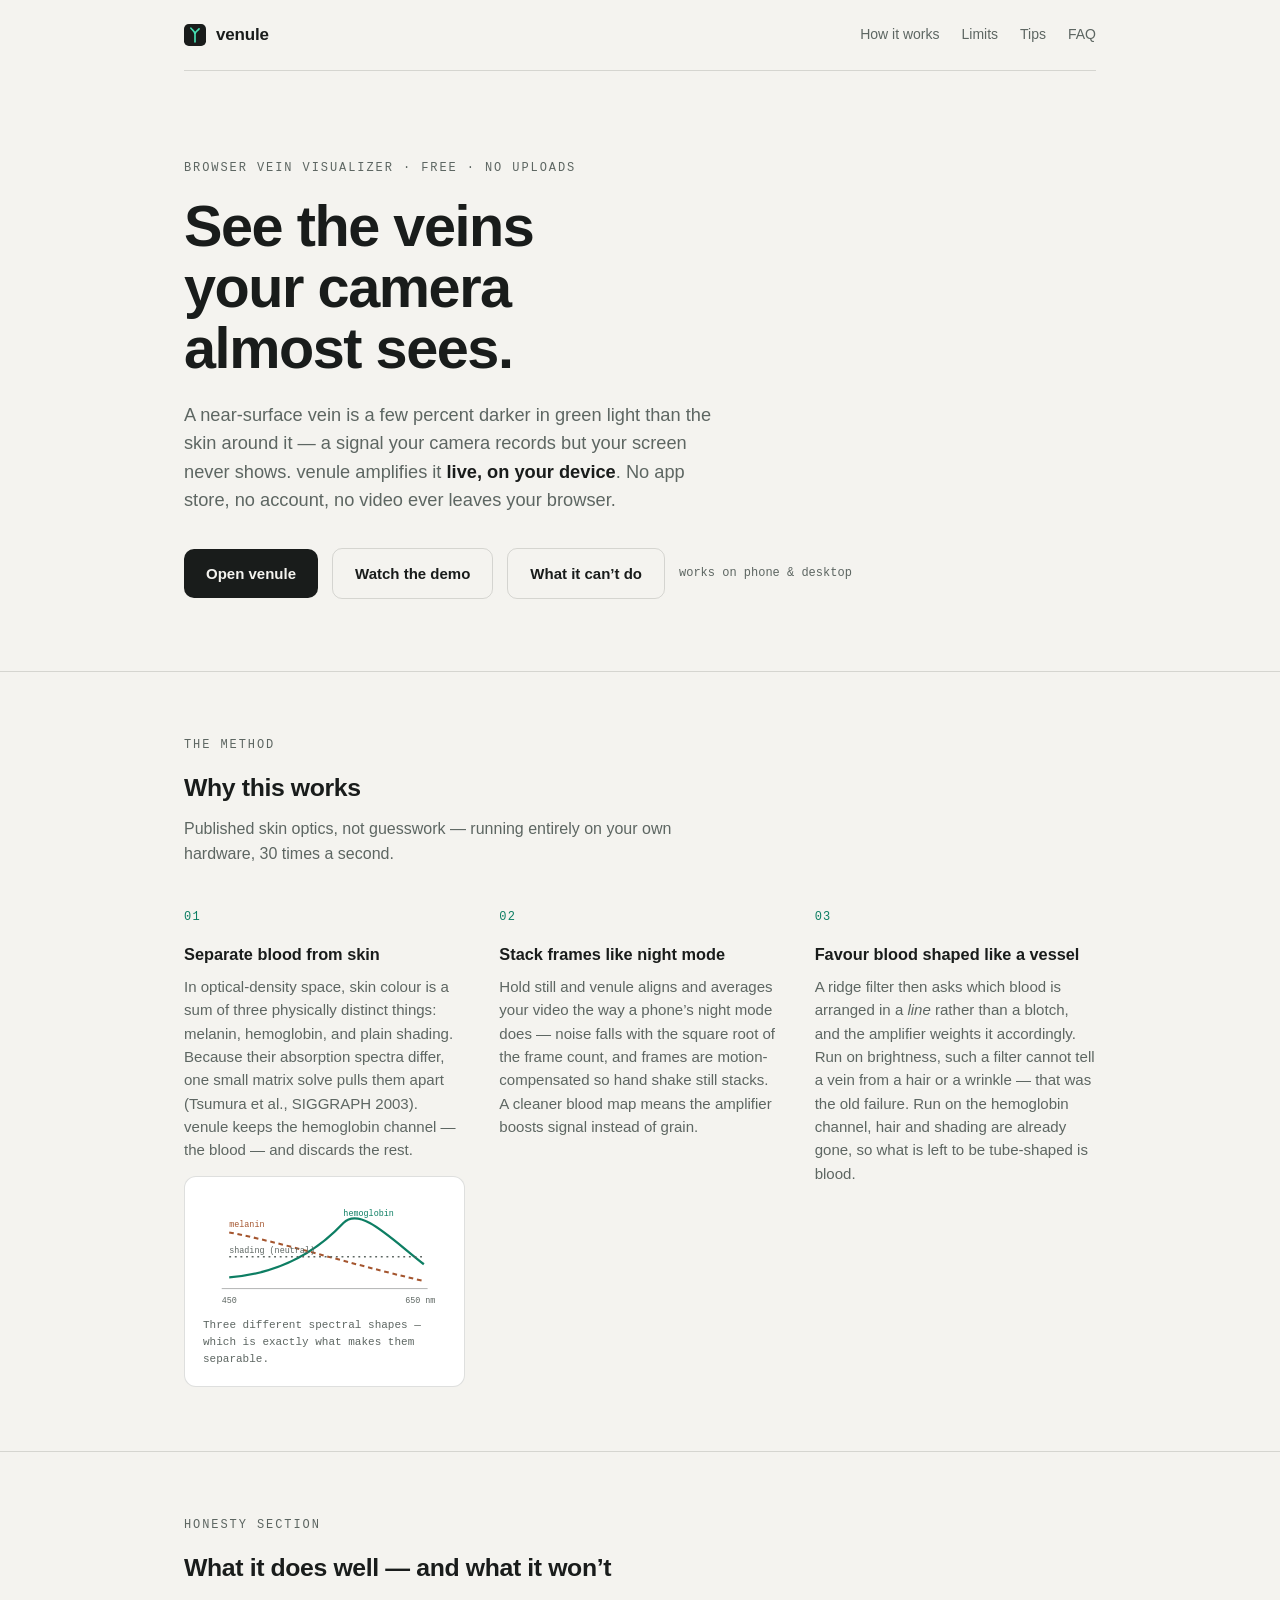
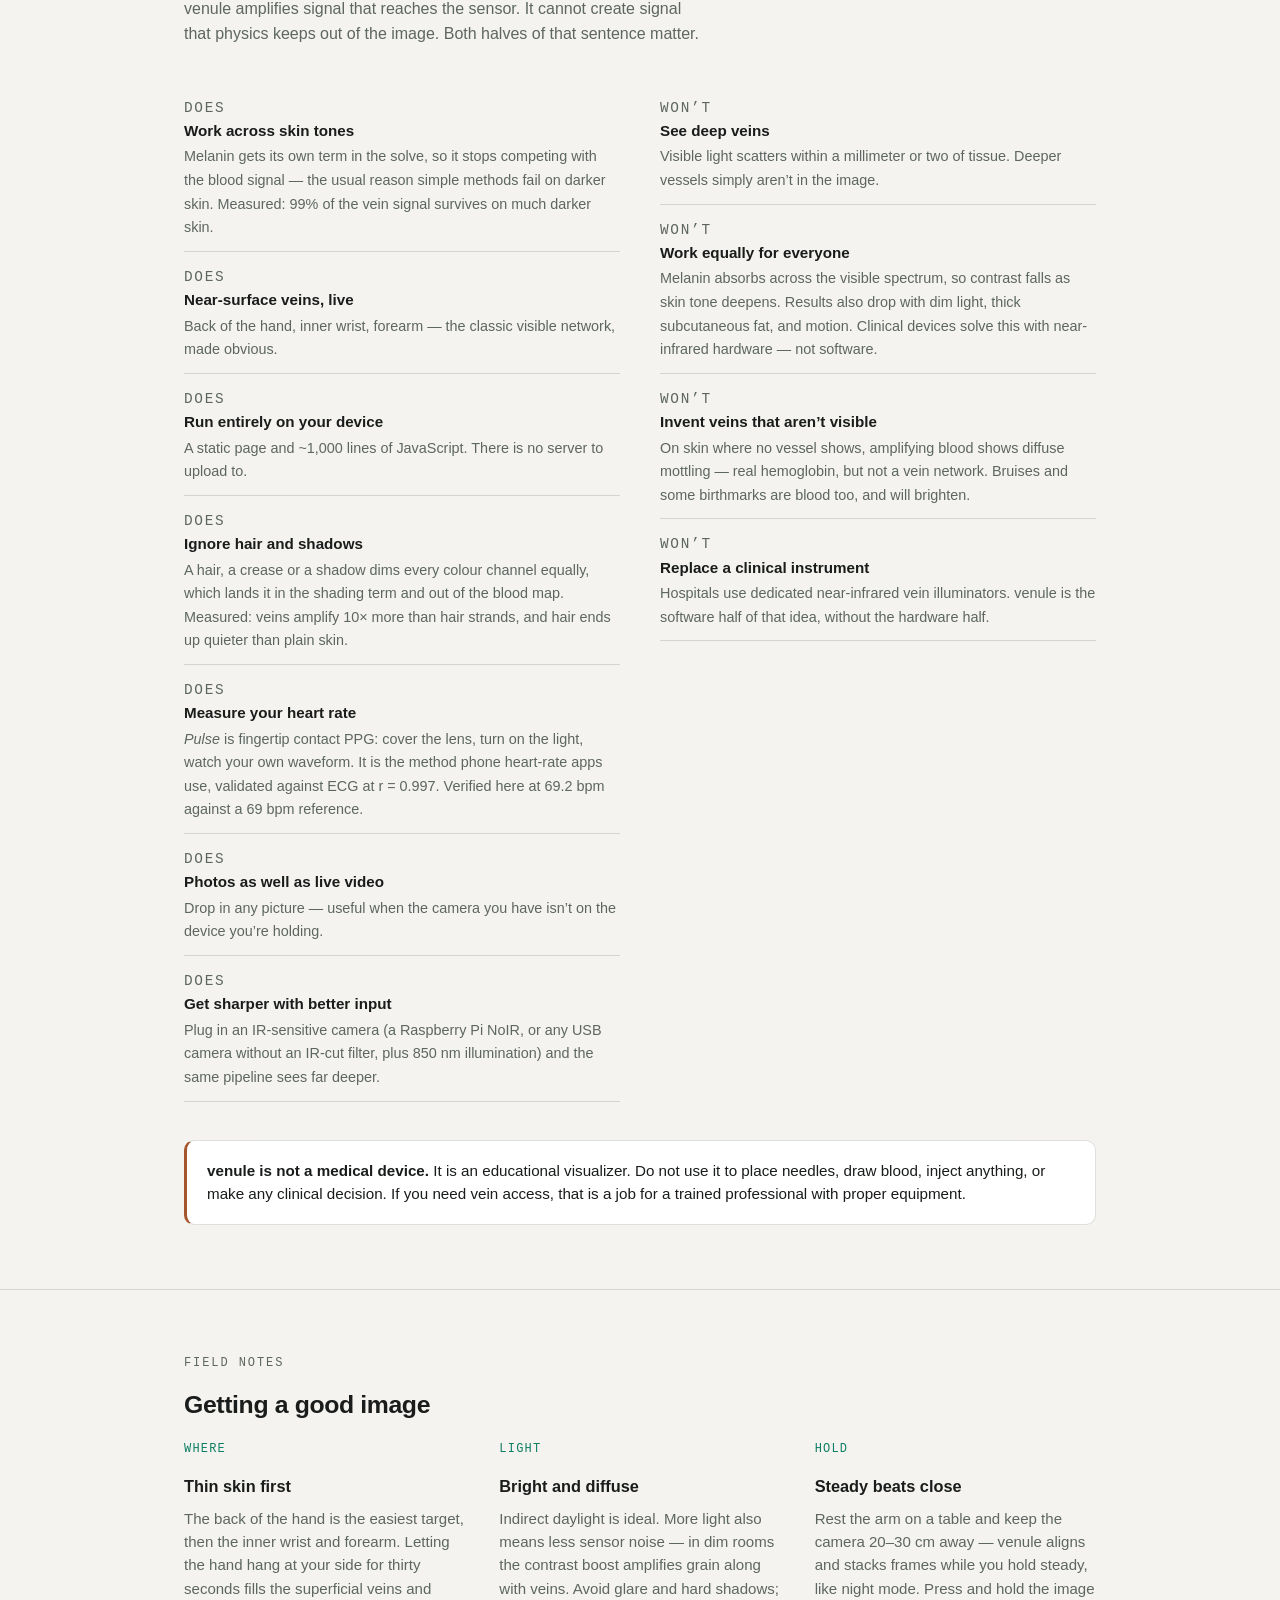
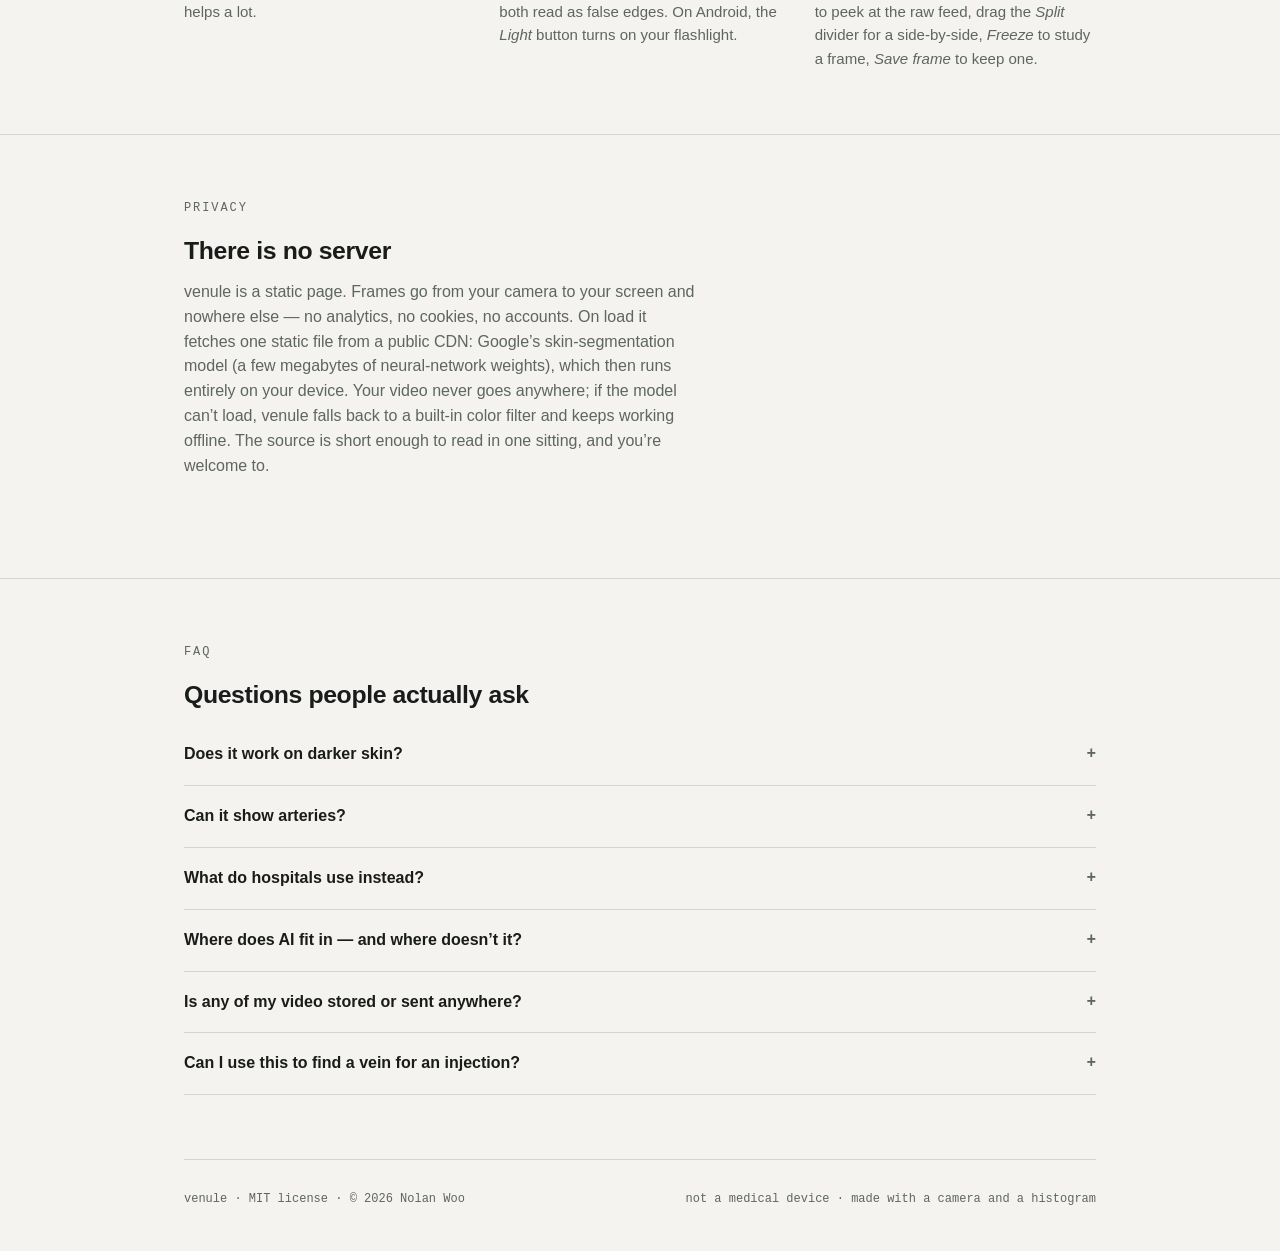
<file: index.html>
<!doctype html>
<html lang="en">
<head>
<meta charset="utf-8">
<meta name="viewport" content="width=device-width, initial-scale=1">
<title>venule — see the veins your camera almost sees</title>
<meta name="description" content="venule turns a plain camera into a vein-contrast instrument. It amplifies the faint hemoglobin signal already in the image — live, in your browser, nothing uploaded.">
<link rel="icon" href="data:image/svg+xml,%3Csvg xmlns='http://www.w3.org/2000/svg' viewBox='0 0 32 32'%3E%3Crect width='32' height='32' rx='7' fill='%230c0e10'/%3E%3Cpath d='M16 26V15M16 15c0-5-4-6-6-9M16 15c0-4 4-5 6-8' stroke='%2346e0b4' stroke-width='2.4' stroke-linecap='round' fill='none'/%3E%3C/svg%3E">
<link rel="stylesheet" href="css/venule.css?v=9">
</head>
<body class="landing">

<div class="wrap">
  <header class="site">
    <a class="brand" href="index.html">
      <svg viewBox="0 0 32 32" aria-hidden="true"><rect width="32" height="32" rx="7" fill="#191c1b"/><path d="M16 26V15M16 15c0-5-4-6-6-9M16 15c0-4 4-5 6-8" stroke="#46e0b4" stroke-width="2.4" stroke-linecap="round" fill="none"/></svg>
      venule
    </a>
    <nav>
      <a href="#how">How it works</a>
      <a href="#limits">Limits</a>
      <a href="#tips">Tips</a>
      <a href="#faq">FAQ</a>
    </nav>
  </header>
</div>

<div class="wrap">
  <section class="hero">
    <p class="eyebrow">Browser vein visualizer · free · no uploads</p>
    <h1>See the veins your camera almost sees.</h1>
    <p class="lede">A near-surface vein is a few percent darker in green light than the skin around it — a signal your camera records but your screen never shows. venule amplifies it <strong>live, on your device</strong>. No app store, no account, no video ever leaves your browser.</p>
    <div class="cta-row">
      <a class="btn primary" href="app.html">Open venule</a>
      <a class="btn ghost" href="app.html?demo=1">Watch the demo</a>
      <a class="btn ghost" href="#limits">What it can’t do</a>
      <span class="cta-note">works on phone &amp; desktop</span>
    </div>
  </section>
</div>

<section class="band" id="how">
  <div class="wrap">
    <p class="eyebrow">The method</p>
    <h2>Why this works</h2>
    <p class="intro">Published skin optics, not guesswork — running entirely on your own hardware, 30 times a second.</p>
    <div class="cols3">
      <div>
        <span class="step-n">01</span>
        <h3>Separate blood from skin</h3>
        <p>In optical-density space, skin colour is a sum of three physically distinct things: melanin, hemoglobin, and plain shading. Because their absorption spectra differ, one small matrix solve pulls them apart (Tsumura et&nbsp;al., SIGGRAPH&nbsp;2003). venule keeps the hemoglobin channel — the blood — and discards the rest.</p>
        <div class="figure" style="margin-top:14px">
          <svg viewBox="0 0 260 120" role="img" aria-label="Three absorbance directions: melanin, hemoglobin, and neutral shading">
            <line x1="20" y1="100" x2="240" y2="100" stroke="#191c1b" stroke-width="1" opacity="0.35"/>
            <path d="M20 42 L240 42" stroke="#191c1b" stroke-width="0" />
            <path d="M28 88 C 80 84, 120 62, 150 30 C 168 12, 200 46, 236 74" fill="none" stroke="#0d7e63" stroke-width="2.4"/>
            <path d="M28 40 C 90 52, 150 72, 236 92" fill="none" stroke="#a4552e" stroke-width="2.2" stroke-dasharray="5 4"/>
            <path d="M28 66 L236 66" fill="none" stroke="#5d6662" stroke-width="1.8" stroke-dasharray="2 4"/>
            <text x="150" y="22" font-size="9" font-family="ui-monospace,Menlo,monospace" fill="#0d7e63">hemoglobin</text>
            <text x="28" y="34" font-size="9" font-family="ui-monospace,Menlo,monospace" fill="#a4552e">melanin</text>
            <text x="28" y="62" font-size="9" font-family="ui-monospace,Menlo,monospace" fill="#5d6662">shading (neutral)</text>
            <text x="20" y="115" font-size="9" font-family="ui-monospace,Menlo,monospace" fill="#5d6662">450</text>
            <text x="216" y="115" font-size="9" font-family="ui-monospace,Menlo,monospace" fill="#5d6662">650 nm</text>
          </svg>
          <p class="cap">Three different spectral shapes — which is exactly what makes them separable.</p>
        </div>
      </div>
      <div>
        <span class="step-n">02</span>
        <h3>Stack frames like night mode</h3>
        <p>Hold still and venule aligns and averages your video the way a phone’s night mode does — noise falls with the square root of the frame count, and frames are motion-compensated so hand shake still stacks. A cleaner blood map means the amplifier boosts signal instead of grain.</p>
      </div>
      <div>
        <span class="step-n">03</span>
        <h3>Favour blood shaped like a vessel</h3>
        <p>A ridge filter then asks which blood is arranged in a <em>line</em> rather than a blotch, and the amplifier weights it accordingly. Run on brightness, such a filter cannot tell a vein from a hair or a wrinkle — that was the old failure. Run on the hemoglobin channel, hair and shading are already gone, so what is left to be tube-shaped is blood.</p>
      </div>
    </div>
  </div>
</section>

<section class="band" id="limits">
  <div class="wrap">
    <p class="eyebrow">Honesty section</p>
    <h2>What it does well — and what it won’t</h2>
    <p class="intro">venule amplifies signal that reaches the sensor. It cannot create signal that physics keeps out of the image. Both halves of that sentence matter.</p>
    <div class="twocol">
      <ul>
        <li><span class="mark-yes">DOES</span><strong>Work across skin tones</strong><span>Melanin gets its own term in the solve, so it stops competing with the blood signal — the usual reason simple methods fail on darker skin. Measured: 99% of the vein signal survives on much darker skin.</span></li>
        <li><span class="mark-yes">DOES</span><strong>Near-surface veins, live</strong><span>Back of the hand, inner wrist, forearm — the classic visible network, made obvious.</span></li>
        <li><span class="mark-yes">DOES</span><strong>Run entirely on your device</strong><span>A static page and ~1,000 lines of JavaScript. There is no server to upload to.</span></li>
        <li><span class="mark-yes">DOES</span><strong>Ignore hair and shadows</strong><span>A hair, a crease or a shadow dims every colour channel equally, which lands it in the shading term and out of the blood map. Measured: veins amplify 10× more than hair strands, and hair ends up quieter than plain skin.</span></li>
        <li><span class="mark-yes">DOES</span><strong>Measure your heart rate</strong><span><em>Pulse</em> is fingertip contact PPG: cover the lens, turn on the light, watch your own waveform. It is the method phone heart-rate apps use, validated against ECG at r&nbsp;=&nbsp;0.997. Verified here at 69.2&nbsp;bpm against a 69&nbsp;bpm reference.</span></li>
        <li><span class="mark-yes">DOES</span><strong>Photos as well as live video</strong><span>Drop in any picture — useful when the camera you have isn’t on the device you’re holding.</span></li>
        <li><span class="mark-yes">DOES</span><strong>Get sharper with better input</strong><span>Plug in an IR-sensitive camera (a Raspberry Pi NoIR, or any USB camera without an IR-cut filter, plus 850&nbsp;nm illumination) and the same pipeline sees far deeper.</span></li>
      </ul>
      <ul>
        <li><span class="mark-no">WON’T</span><strong>See deep veins</strong><span>Visible light scatters within a millimeter or two of tissue. Deeper vessels simply aren’t in the image.</span></li>
        <li><span class="mark-no">WON’T</span><strong>Work equally for everyone</strong><span>Melanin absorbs across the visible spectrum, so contrast falls as skin tone deepens. Results also drop with dim light, thick subcutaneous fat, and motion. Clinical devices solve this with near-infrared hardware — not software.</span></li>
        <li><span class="mark-no">WON’T</span><strong>Invent veins that aren’t visible</strong><span>On skin where no vessel shows, amplifying blood shows diffuse mottling — real hemoglobin, but not a vein network. Bruises and some birthmarks are blood too, and will brighten.</span></li>
        <li><span class="mark-no">WON’T</span><strong>Replace a clinical instrument</strong><span>Hospitals use dedicated near-infrared vein illuminators. venule is the software half of that idea, without the hardware half.</span></li>
      </ul>
    </div>
    <div class="notice">
      <strong>venule is not a medical device.</strong> It is an educational visualizer. Do not use it to place needles, draw blood, inject anything, or make any clinical decision. If you need vein access, that is a job for a trained professional with proper equipment.
    </div>
  </div>
</section>

<section class="band" id="tips">
  <div class="wrap">
    <p class="eyebrow">Field notes</p>
    <h2>Getting a good image</h2>
    <div class="cols3">
      <div>
        <span class="step-n">WHERE</span>
        <h3>Thin skin first</h3>
        <p>The back of the hand is the easiest target, then the inner wrist and forearm. Letting the hand hang at your side for thirty seconds fills the superficial veins and helps a lot.</p>
      </div>
      <div>
        <span class="step-n">LIGHT</span>
        <h3>Bright and diffuse</h3>
        <p>Indirect daylight is ideal. More light also means less sensor noise — in dim rooms the contrast boost amplifies grain along with veins. Avoid glare and hard shadows; both read as false edges. On Android, the <em>Light</em> button turns on your flashlight.</p>
      </div>
      <div>
        <span class="step-n">HOLD</span>
        <h3>Steady beats close</h3>
        <p>Rest the arm on a table and keep the camera 20–30&nbsp;cm away — venule aligns and stacks frames while you hold steady, like night mode. Press and hold the image to peek at the raw feed, drag the <em>Split</em> divider for a side-by-side, <em>Freeze</em> to study a frame, <em>Save frame</em> to keep one.</p>
      </div>
    </div>
  </div>
</section>

<section class="band" id="privacy">
  <div class="wrap">
    <p class="eyebrow">Privacy</p>
    <h2>There is no server</h2>
    <p class="intro">venule is a static page. Frames go from your camera to your screen and nowhere else — no analytics, no cookies, no accounts. On load it fetches one static file from a public CDN: Google’s skin-segmentation model (a few megabytes of neural-network weights), which then runs entirely on your device. Your video never goes anywhere; if the model can’t load, venule falls back to a built-in color filter and keeps working offline. The source is short enough to read in one sitting, and you’re welcome to.</p>
  </div>
</section>

<section class="band" id="faq">
  <div class="wrap">
    <p class="eyebrow">FAQ</p>
    <h2>Questions people actually ask</h2>
    <details class="faq">
      <summary>Does it work on darker skin?</summary>
      <div class="a">
        <p>Less well, and we’d rather say so than pretend otherwise. Melanin absorbs light across the whole visible range, which lowers the vein-to-skin contrast that venule depends on. On deeper skin tones you’ll usually need brighter light and a thin-skinned site like the inner wrist, and sometimes the network just won’t resolve.</p>
        <p>This is a limitation of visible-light imaging itself — commercial devices address it with near-infrared light, which penetrates skin more uniformly. If you can feed venule an IR-sensitive camera, the gap closes considerably.</p>
      </div>
    </details>
    <details class="faq">
      <summary>Can it show arteries?</summary>
      <div class="a">
        <p>No, and neither can any camera-only tool, whatever it claims. Arteries run deeper than the millimeter or two that visible light penetrates, so their photons simply never reach the sensor — there is nothing in the image to detect. That’s optics, not a missing feature.</p>
        <p>The closest real technique is remote photoplethysmography, and venule ships it: <em>Pulse</em> mode picks up the tiny periodic color change of pulsing blood, shows <em>where skin pulses</em>, and estimates your heart rate. What it deliberately doesn’t claim is an artery’s outline or depth — that information never reaches the sensor, so any tool drawing “arteries” from a plain camera would be making them up.</p>
      </div>
    </details>
    <details class="faq">
      <summary>What do hospitals use instead?</summary>
      <div class="a">
        <p>Dedicated near-infrared vein illuminators. They shine ~850&nbsp;nm light at the skin — deoxygenated hemoglobin absorbs it, surrounding tissue reflects it — and project or display the resulting map. The physics is the same idea as venule’s green-channel trick, but NIR penetrates several millimeters instead of one, and it doesn’t care about melanin nearly as much. Even those devices are positioning aids, not oracles.</p>
      </div>
    </details>
    <details class="faq">
      <summary>Where does AI fit in — and where doesn’t it?</summary>
      <div class="a">
        <p>venule uses a neural network for the job neural networks are good at: knowing what’s skin. Google’s MediaPipe segmentation model runs on your device and confines the vein overlay to actual skin, across skin tones and lighting that break simple color rules. The vein tracing itself stays a classical ridge filter — it’s instant, inspectable, and localizes 2-pixel structures at video rate, which large cloud models can’t.</p>
        <p>What AI can’t do is recover signal that never reached the sensor — no model, large or small, can see a vein whose photons were absorbed before the lens. And nothing here streams your body to an API: the model’s weights are downloaded once as a static file; your frames never leave the device.</p>
      </div>
    </details>
    <details class="faq">
      <summary>Is any of my video stored or sent anywhere?</summary>
      <div class="a"><p>No. There’s no backend, no telemetry, and no storage. The only file venule ever writes is the PNG you explicitly save, and it saves to your own device.</p></div>
    </details>
    <details class="faq">
      <summary>Can I use this to find a vein for an injection?</summary>
      <div class="a"><p>No. venule is not a medical device, hasn’t been evaluated as one, and a highlighted line is not a verified vessel. Nothing about a consumer camera image tells you depth, valves, or what’s next to the vein. Vein access belongs with trained people and proper equipment.</p></div>
    </details>
  </div>
</section>

<div class="wrap">
  <footer class="site">
    <span>venule · MIT license · © 2026 Nolan Woo</span>
    <span>not a medical device · made with a camera and a histogram</span>
  </footer>
</div>

</body>
</html>
</file>
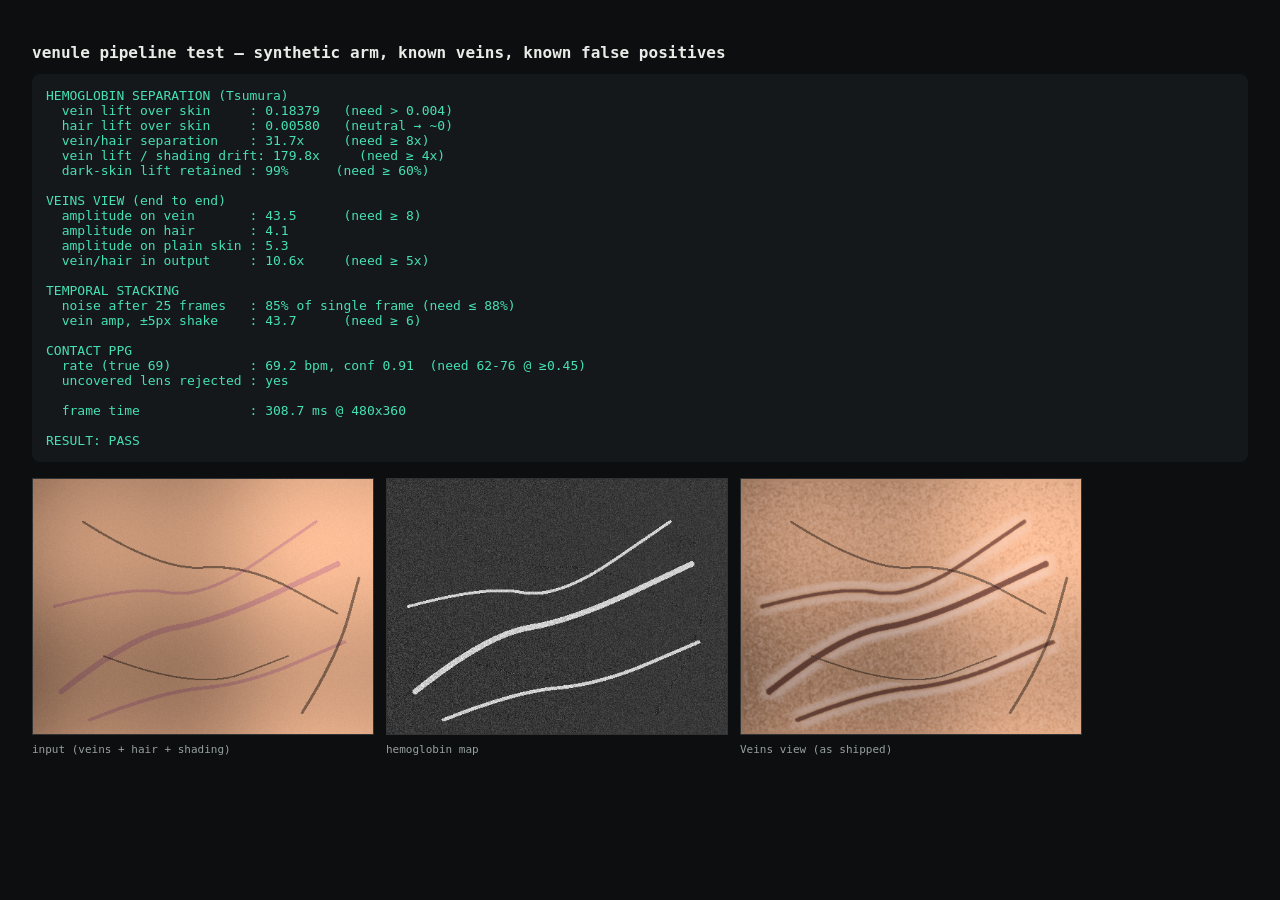
<file: test/test.html>
<!doctype html>
<html lang="en">
<head>
<meta charset="utf-8">
<title>venule — pipeline test</title>
<style>
  body { font-family: ui-monospace, Menlo, monospace; background: #0c0e10; color: #e9ebe7; padding: 24px; }
  h1 { font-size: 16px; margin-bottom: 12px; }
  .row { display: flex; gap: 12px; flex-wrap: wrap; margin-top: 16px; }
  figure { margin: 0; }
  figcaption { font-size: 11px; color: #97a19c; margin-top: 4px; }
  canvas { border: 1px solid rgba(255,255,255,.15); width: 340px; }
  #summary { font-size: 13px; white-space: pre; background: #15181b; padding: 14px; border-radius: 8px; margin-top: 8px; }
  .pass { color: #46e0b4; } .fail { color: #ff7a5c; }
</style>
</head>
<body>
<h1>venule pipeline test — synthetic arm, known veins, known false positives</h1>
<div id="summary">running…</div>
<div class="row">
  <figure><canvas id="c-in"></canvas><figcaption>input (veins + hair + shading)</figcaption></figure>
  <figure><canvas id="c-hemo"></canvas><figcaption>hemoglobin map</figcaption></figure>
  <figure><canvas id="c-out"></canvas><figcaption>Veins view (as shipped)</figcaption></figure>
</div>

<script src="../js/vision.js"></script>
<script>
(function () {
  'use strict';
  var W = 480, H = 360, N = W * H;
  var V = window.VenuleVision;

  var seed = 12345;
  function rnd() { seed = (seed * 1103515245 + 12345) & 0x7fffffff; return seed / 0x7fffffff; }

  // ---- scene definition -------------------------------------------------
  var VEINS = [
    { w: 8, a: 0.30, p: [[40, 300], [140, 220], [260, 200], [430, 120]] },
    { w: 5, a: 0.24, p: [[80, 340], [180, 300], [300, 290], [440, 230]] },
    { w: 4, a: 0.16, p: [[30, 180], [140, 150], [240, 170], [400, 60]] }
  ];
  // Neutral absorbers that must NOT be amplified: hairs and a shadow band.
  // Neutral = same multiplicative factor on R, G and B.
  var HAIRS = [
    { w: 3, k: 0.55, p: [[70, 60], [180, 130], [300, 120], [430, 190]] },
    { w: 2, k: 0.60, p: [[100, 250], [230, 300], [360, 250]] },
    { w: 4, k: 0.62, p: [[380, 330], [430, 250], [460, 140]] }
  ];

  function strokePath(ctx, p) {
    ctx.beginPath();
    ctx.moveTo(p[0][0], p[0][1]);
    for (var i = 1; i < p.length - 1; i++) {
      var xc = (p[i][0] + p[i + 1][0]) / 2, yc = (p[i][1] + p[i + 1][1]) / 2;
      ctx.quadraticCurveTo(p[i][0], p[i][1], xc, yc);
    }
    ctx.lineTo(p[p.length - 1][0], p[p.length - 1][1]);
    ctx.stroke();
  }

  function maskOf(list, pad) {
    var c = document.createElement('canvas');
    c.width = W; c.height = H;
    var ctx = c.getContext('2d');
    ctx.fillStyle = '#000'; ctx.fillRect(0, 0, W, H);
    ctx.strokeStyle = '#fff'; ctx.lineCap = 'round';
    list.forEach(function (v) { ctx.lineWidth = v.w + pad; strokePath(ctx, v.p); });
    var d = ctx.getImageData(0, 0, W, H).data;
    var m = new Uint8Array(N);
    for (var i = 0; i < N; i++) m[i] = d[i * 4] > 128 ? 1 : 0;
    return m;
  }

  var veinMask = maskOf(VEINS, 0);
  var veinPad = maskOf(VEINS, 14);
  var hairMask = maskOf(HAIRS, 8);
  var hairPad = maskOf(HAIRS, 16);

  // Build the scene physically: start from a skin base, apply a smooth
  // illumination gradient (neutral), multiply hairs in (neutral), and add
  // hemoglobin to veins (NOT neutral — absorbs green/red, spares blue).
  // skinTone scales melanin, letting us prove tone-invariance.
  function buildScene(skinTone) {
    var base = [214 * skinTone, 176 * skinTone * 0.92, 150 * skinTone * 0.86];
    var px = new Uint8ClampedArray(N * 4);
    var vm = maskOf(VEINS, 0), hm = maskOf(HAIRS, 0);
    // soft-edged versions for realism
    for (var y = 0; y < H; y++) {
      for (var x = 0; x < W; x++) {
        var i = y * W + x, j = i * 4;
        // neutral illumination gradient + gentle mottling
        var shade = 0.72 + 0.38 * (x / W) + 0.10 * Math.sin(y * 0.017) + 0.05 * Math.sin(x * 0.021);
        var r = base[0] * shade, g = base[1] * shade, b = base[2] * shade;
        if (hm[i]) { var k = 0.58; r *= k; g *= k; b *= k; }   // hair: neutral
        if (vm[i]) {                                            // vein: spectral
          r *= 0.90; g *= 0.82; b *= 0.985;
        }
        var nz = (rnd() - 0.5) * 9;
        px[j] = r + nz; px[j + 1] = g + nz; px[j + 2] = b + nz; px[j + 3] = 255;
      }
    }
    return px;
  }

  var input = buildScene(1.0);
  var cIn = document.getElementById('c-in');
  cIn.width = W; cIn.height = H;
  cIn.getContext('2d').putImageData(new ImageData(input, W, H), 0, 0);

  function stats(arr, mask, exclude) {
    var s = 0, n = 0;
    for (var i = 0; i < N; i++) {
      var x = i % W, y = (i / W) | 0;
      if (x < 10 || y < 10 || x >= W - 10 || y >= H - 10) continue;
      if (mask ? !mask[i] : (exclude && exclude[i])) continue;
      s += arr[i]; n++;
    }
    return { mean: s / Math.max(n, 1), n: n };
  }

  // ---- 1. hemoglobin separation ----------------------------------------
  var hemo = new Float32Array(N);
  V.hemoglobinMap(input, null, null, null, hemo, N);

  var hOnVein = stats(hemo, veinMask).mean;
  var hOnHair = stats(hemo, hairMask).mean;
  var hOnSkin = stats(hemo, null, function (i) { return veinPad[i] || hairPad[i]; }).mean;
  // recompute plain-skin baseline properly (exclude both structures)
  var skinSum = 0, skinN = 0;
  for (var q = 0; q < N; q++) {
    var qx = q % W, qy = (q / W) | 0;
    if (qx < 10 || qy < 10 || qx >= W - 10 || qy >= H - 10) continue;
    if (veinPad[q] || hairPad[q]) continue;
    skinSum += hemo[q]; skinN++;
  }
  hOnSkin = skinSum / skinN;

  var veinLift = hOnVein - hOnSkin;   // must be clearly positive
  var hairLift = hOnHair - hOnSkin;   // must be ~0 (neutral absorber)
  var separation = veinLift / Math.max(Math.abs(hairLift), 1e-6);

  // ---- 2. shading invariance -------------------------------------------
  // The illumination gradient spans 0.72..1.10 across the frame. A method
  // that keys on brightness would show a big left-right drift in "skin".
  var leftSum = 0, leftN = 0, rightSum = 0, rightN = 0;
  for (var s2 = 0; s2 < N; s2++) {
    var sx = s2 % W, sy = (s2 / W) | 0;
    if (sy < 10 || sy >= H - 10) continue;
    if (veinPad[s2] || hairPad[s2]) continue;
    if (sx > 20 && sx < W * 0.25) { leftSum += hemo[s2]; leftN++; }
    if (sx > W * 0.75 && sx < W - 20) { rightSum += hemo[s2]; rightN++; }
  }
  var shadingDrift = Math.abs(leftSum / leftN - rightSum / rightN);
  var shadingVsVein = veinLift / Math.max(shadingDrift, 1e-6);

  // ---- 3. skin-tone invariance -----------------------------------------
  // Same veins, much darker skin. The vein lift should survive, because
  // melanin lands in its own term.
  var darkInput = buildScene(0.55);
  var hemoDark = new Float32Array(N);
  V.hemoglobinMap(darkInput, null, null, null, hemoDark, N);
  var dOnVein = stats(hemoDark, veinMask).mean;
  var dSum = 0, dN = 0;
  for (var r2 = 0; r2 < N; r2++) {
    var rx = r2 % W, ry = (r2 / W) | 0;
    if (rx < 10 || ry < 10 || rx >= W - 10 || ry >= H - 10) continue;
    if (veinPad[r2] || hairPad[r2]) continue;
    dSum += hemoDark[r2]; dN++;
  }
  var darkVeinLift = dOnVein - dSum / dN;
  var toneRetention = darkVeinLift / Math.max(veinLift, 1e-9);

  // ---- 4. end-to-end Veins view ----------------------------------------
  var bufs = V.makeBuffers(W, H);
  var state = V.makeState();
  var out = new ImageData(W, H);
  var t0 = performance.now();
  var res = V.analyzeReveal(input, out.data, bufs, state, { strength: 0.6, still: true });
  var ms = performance.now() - t0;

  // deviation from the 128 neutral in the shipped layer
  var dev = new Float32Array(N);
  for (var d2 = 0; d2 < N; d2++) dev[d2] = Math.abs(out.data[d2 * 4] - 128);
  var devVein = stats(dev, veinMask).mean;
  var devHair = stats(dev, hairMask).mean;
  var devSkin = (function () {
    var s3 = 0, n3 = 0;
    for (var i = 0; i < N; i++) {
      var x = i % W, y = (i / W) | 0;
      if (x < 10 || y < 10 || x >= W - 10 || y >= H - 10) continue;
      if (veinPad[i] || hairPad[i]) continue;
      s3 += dev[i]; n3++;
    }
    return s3 / n3;
  })();
  var renderVeinVsHair = devVein / Math.max(devHair, 1e-6);

  // ---- 5. temporal stacking --------------------------------------------
  function noisy(px) {
    var f = new Uint8ClampedArray(px);
    for (var q2 = 0; q2 < f.length; q2 += 4) {
      var nz = (rnd() - 0.5) * 14;
      f[q2] += nz; f[q2 + 1] += nz; f[q2 + 2] += nz;
    }
    return f;
  }
  function shifted(px, dx, dy) {
    var f = new Uint8ClampedArray(N * 4);
    for (var y = 0; y < H; y++) {
      var sy = Math.min(H - 1, Math.max(0, y + dy));
      for (var x = 0; x < W; x++) {
        var sx = Math.min(W - 1, Math.max(0, x + dx));
        var si = (sy * W + sx) * 4, di = (y * W + x) * 4;
        var nz = (rnd() - 0.5) * 14;
        f[di] = px[si] + nz; f[di + 1] = px[si + 1] + nz;
        f[di + 2] = px[si + 2] + nz; f[di + 3] = 255;
      }
    }
    return f;
  }
  function skinNoiseOf(o) {
    var s4 = 0, n4 = 0;
    for (var i = 0; i < N; i++) {
      var x = i % W, y = (i / W) | 0;
      if (x < 14 || y < 14 || x >= W - 14 || y >= H - 14) continue;
      if (veinPad[i] || hairPad[i]) continue;
      s4 += Math.abs(o.data[i * 4] - 128); n4++;
    }
    return s4 / n4;
  }
  var stS = V.makeState();
  V.analyzeReveal(noisy(input), out.data, bufs, stS, { strength: 0.6, still: false });
  var noise1 = skinNoiseOf(out);
  for (var f2 = 0; f2 < 25; f2++) {
    V.analyzeReveal(noisy(input), out.data, bufs, stS, { strength: 0.6, still: false });
  }
  var noiseStacked = skinNoiseOf(out);
  var stackDrop = noiseStacked / Math.max(noise1, 1e-9);

  // shaken stack: ±5 px per frame
  var stA = V.makeState();
  V.analyzeReveal(shifted(input, 0, 0), out.data, bufs, stA, { strength: 0.6, still: false });
  for (var f3 = 0; f3 < 25; f3++) {
    V.analyzeReveal(shifted(input, ((rnd() * 11) | 0) - 5, ((rnd() * 11) | 0) - 5),
      out.data, bufs, stA, { strength: 0.6, still: false });
  }
  V.analyzeReveal(shifted(input, 0, 0), out.data, bufs, stA, { strength: 0.6, still: false });
  var shakenVein = (function () {
    var s5 = 0, n5 = 0;
    for (var i = 0; i < N; i++) {
      var x = i % W, y = (i / W) | 0;
      if (x < 16 || y < 16 || x >= W - 16 || y >= H - 16) continue;
      if (!veinMask[i]) continue;
      s5 += Math.abs(out.data[i * 4] - 128); n5++;
    }
    return s5 / n5;
  })();

  // ---- 6. contact PPG ---------------------------------------------------
  // Simulate a covered lens: dark red field modulated at 1.15 Hz (69 bpm).
  var ps = V.makePulseState();
  var PW = 64, PH = 48, PN = PW * PH;
  var pf = new Uint8ClampedArray(PN * 4);
  for (var fr = 0; fr < 300; fr++) {
    var tMs = fr * (1000 / 30);
    var beat = Math.sin(2 * Math.PI * 1.15 * (tMs / 1000));
    for (var p2 = 0, pj = 0; p2 < PN; p2++, pj += 4) {
      pf[pj] = 150 + (rnd() - 0.5) * 3;                  // red: high (torch through finger)
      pf[pj + 1] = 42 + beat * 2.2 + (rnd() - 0.5) * 2;  // green: the PPG signal
      pf[pj + 2] = 30 + (rnd() - 0.5) * 2;
      pf[pj + 3] = 255;
    }
    V.pulseSample(ps, pf, PN, tMs);
  }
  var ppg = V.pulseBpm(ps);
  var ppgOk = ps.covered && ppg.conf >= 0.45 && ppg.bpm >= 62 && ppg.bpm <= 76;

  // uncovered lens must be rejected, not guessed at
  var ps2 = V.makePulseState();
  var bright = new Uint8ClampedArray(PN * 4);
  for (var b2 = 0; b2 < PN * 4; b2 += 4) {
    bright[b2] = 200; bright[b2 + 1] = 190; bright[b2 + 2] = 180; bright[b2 + 3] = 255;
  }
  var cov2 = V.pulseSample(ps2, bright, PN, 0).covered;

  // ---- panels -----------------------------------------------------------
  (function () {
    var c = document.getElementById('c-hemo');
    c.width = W; c.height = H;
    var im = c.getContext('2d').createImageData(W, H);
    var lo = 1e9, hi = -1e9;
    for (var i = 0; i < N; i++) { if (hemo[i] < lo) lo = hemo[i]; if (hemo[i] > hi) hi = hemo[i]; }
    for (var i2 = 0, j2 = 0; i2 < N; i2++, j2 += 4) {
      var v = (hemo[i2] - lo) / (hi - lo) * 255;
      im.data[j2] = v; im.data[j2 + 1] = v; im.data[j2 + 2] = v; im.data[j2 + 3] = 255;
    }
    c.getContext('2d').putImageData(im, 0, 0);
  })();
  (function () {
    var st = V.makeState();
    var o = new ImageData(W, H);
    V.analyzeReveal(input, o.data, bufs, st, { strength: 0.6, still: true });
    var c = document.getElementById('c-out');
    c.width = W; c.height = H;
    var g = c.getContext('2d');
    g.putImageData(new ImageData(new Uint8ClampedArray(input), W, H), 0, 0);
    var lay = document.createElement('canvas');
    lay.width = W; lay.height = H;
    lay.getContext('2d').putImageData(o, 0, 0);
    g.globalCompositeOperation = 'hard-light';
    g.drawImage(lay, 0, 0);
    g.globalCompositeOperation = 'source-over';
  })();

  // ---- verdict ----------------------------------------------------------
  var pass =
    veinLift > 0.004 && separation >= 8 && shadingVsVein >= 4 &&
    toneRetention >= 0.6 &&
    renderVeinVsHair >= 5 && devVein >= 8 &&
    stackDrop <= 0.88 && shakenVein >= 6 &&
    ppgOk && cov2 === false;

  var lines = [
    'HEMOGLOBIN SEPARATION (Tsumura)',
    '  vein lift over skin     : ' + veinLift.toFixed(5) + '   (need > 0.004)',
    '  hair lift over skin     : ' + hairLift.toFixed(5) + '   (neutral → ~0)',
    '  vein/hair separation    : ' + separation.toFixed(1) + 'x     (need ≥ 8x)',
    '  vein lift / shading drift: ' + shadingVsVein.toFixed(1) + 'x     (need ≥ 4x)',
    '  dark-skin lift retained : ' + (toneRetention * 100).toFixed(0) + '%      (need ≥ 60%)',
    '',
    'VEINS VIEW (end to end)',
    '  amplitude on vein       : ' + devVein.toFixed(1) + '      (need ≥ 8)',
    '  amplitude on hair       : ' + devHair.toFixed(1),
    '  amplitude on plain skin : ' + devSkin.toFixed(1),
    '  vein/hair in output     : ' + renderVeinVsHair.toFixed(1) + 'x     (need ≥ 5x)',
    '',
    'TEMPORAL STACKING',
    // floor is not 0: plain "skin" carries real mottling and an
    // illumination gradient, which stacking correctly preserves
    '  noise after 25 frames   : ' + (stackDrop * 100).toFixed(0) + '% of single frame (need ≤ 88%)',
    '  vein amp, ±5px shake    : ' + shakenVein.toFixed(1) + '      (need ≥ 6)',
    '',
    'CONTACT PPG',
    '  rate (true 69)          : ' + ppg.bpm.toFixed(1) + ' bpm, conf ' + ppg.conf.toFixed(2) + '  (need 62-76 @ ≥0.45)',
    '  uncovered lens rejected : ' + (cov2 === false ? 'yes' : 'NO'),
    '',
    '  frame time              : ' + ms.toFixed(1) + ' ms @ ' + W + 'x' + H,
    '',
    pass ? 'RESULT: PASS' : 'RESULT: FAIL'
  ];
  var el = document.getElementById('summary');
  el.textContent = lines.join('\n');
  el.className = pass ? 'pass' : 'fail';
  window.__venuleTest = {
    veinLift: veinLift, hairLift: hairLift, separation: separation,
    shadingVsVein: shadingVsVein, toneRetention: toneRetention,
    devVein: devVein, devHair: devHair, renderVeinVsHair: renderVeinVsHair,
    stackDrop: stackDrop, shakenVein: shakenVein,
    bpm: ppg.bpm, bpmConf: ppg.conf, ppgOk: ppgOk, uncoveredRejected: cov2 === false,
    ms: ms, pass: pass
  };
})();
</script>
</body>
</html>
</file>
<file: css/venule.css>
/* venule — shared styles. Landing = light editorial; app = dark instrument. */

:root {
  --acc: #46e0b4;
  --acc-ink: #0d7e63;      /* accent adjusted for light backgrounds */
  --paper: #f4f3ef;
  --ink: #191c1b;
  --mut-l: #5d6662;
  --line-l: rgba(25, 28, 27, 0.14);
  --bg: #0c0e10;
  --panel: #15181b;
  --fg: #e9ebe7;
  --mut-d: #97a19c;
  --line-d: rgba(255, 255, 255, 0.09);
  --sans: -apple-system, BlinkMacSystemFont, "Segoe UI", Roboto, "Helvetica Neue", Arial, sans-serif;
  --mono: ui-monospace, "SF Mono", Menlo, Consolas, monospace;
}

* { box-sizing: border-box; margin: 0; padding: 0; }
html { -webkit-text-size-adjust: 100%; }
body { font-family: var(--sans); line-height: 1.55; }
img, svg, canvas, video { display: block; max-width: 100%; }
a { color: inherit; }
button { font: inherit; cursor: pointer; }

/* ============================== landing ============================== */

body.landing { background: var(--paper); color: var(--ink); }

.wrap { max-width: 960px; margin: 0 auto; padding: 0 24px; }

.eyebrow {
  font-family: var(--mono);
  font-size: 12px;
  letter-spacing: 0.16em;
  text-transform: uppercase;
  color: var(--mut-l);
}

.landing header.site {
  display: flex; align-items: center; justify-content: space-between;
  padding: 22px 0;
  border-bottom: 1px solid var(--line-l);
}
.brand { display: flex; align-items: center; gap: 10px; font-weight: 650; letter-spacing: -0.01em; text-decoration: none; font-size: 17px; }
.brand svg { width: 22px; height: 22px; }
.site nav { display: flex; gap: 22px; }
.site nav a { text-decoration: none; font-size: 14px; color: var(--mut-l); }
.site nav a:hover { color: var(--ink); }

.hero { padding: 88px 0 72px; }
.hero h1 {
  font-size: clamp(2.1rem, 5.4vw, 3.6rem);
  line-height: 1.06;
  letter-spacing: -0.025em;
  font-weight: 680;
  max-width: 15ch;
  margin: 18px 0 22px;
}
.hero p.lede { font-size: 1.14rem; color: var(--mut-l); max-width: 52ch; margin-bottom: 34px; }
.hero p.lede strong { color: var(--ink); font-weight: 600; }

.cta-row { display: flex; gap: 14px; flex-wrap: wrap; align-items: center; }
.btn {
  display: inline-block; text-decoration: none; border: 0;
  padding: 13px 22px; border-radius: 10px; font-size: 15px; font-weight: 600;
}
.btn.primary { background: var(--ink); color: var(--paper); }
.btn.primary:hover { background: #000; }
.btn.ghost { background: transparent; color: var(--ink); border: 1px solid var(--line-l); }
.btn.ghost:hover { border-color: var(--ink); }
.cta-note { font-family: var(--mono); font-size: 12px; color: var(--mut-l); }

section.band { border-top: 1px solid var(--line-l); padding: 64px 0; }
section.band h2 { font-size: 1.55rem; letter-spacing: -0.015em; font-weight: 660; margin: 14px 0 10px; }
section.band > .wrap > p.intro { color: var(--mut-l); max-width: 58ch; margin-bottom: 36px; }

.cols3 { display: grid; grid-template-columns: repeat(3, 1fr); gap: 34px; }
@media (max-width: 760px) { .cols3 { grid-template-columns: 1fr; } }
.cols3 h3 { font-size: 1.02rem; font-weight: 640; margin: 14px 0 8px; }
.cols3 p { font-size: 0.94rem; color: var(--mut-l); }
.step-n { font-family: var(--mono); font-size: 12px; color: var(--acc-ink); letter-spacing: 0.1em; }

.figure { border: 1px solid var(--line-l); border-radius: 12px; padding: 18px; background: #fff; }
.figure .cap { font-family: var(--mono); font-size: 11px; color: var(--mut-l); margin-top: 10px; }

.twocol { display: grid; grid-template-columns: 1fr 1fr; gap: 40px; }
@media (max-width: 760px) { .twocol { grid-template-columns: 1fr; } }
.twocol ul { list-style: none; }
.twocol li { padding: 12px 0; border-bottom: 1px solid var(--line-l); font-size: 0.95rem; }
.twocol li strong { display: block; font-weight: 630; margin-bottom: 2px; }
.twocol li span { color: var(--mut-l); font-size: 0.9rem; }
.mark-yes, .mark-no { font-family: var(--mono); font-size: 12px; letter-spacing: 0.12em; }
.mark-yes { color: var(--acc-ink); }
.mark-no { color: #a4552e; }

.notice {
  border: 1px solid var(--line-l); border-left: 3px solid #a4552e;
  border-radius: 10px; padding: 18px 20px; margin-top: 38px;
  font-size: 0.95rem; background: #fff;
}
.notice strong { font-weight: 650; }

details.faq { border-bottom: 1px solid var(--line-l); }
details.faq summary {
  cursor: pointer; padding: 18px 0; font-weight: 620; font-size: 1rem;
  list-style: none; display: flex; justify-content: space-between; align-items: center;
}
details.faq summary::-webkit-details-marker { display: none; }
details.faq summary::after { content: "+"; font-family: var(--mono); color: var(--mut-l); }
details.faq[open] summary::after { content: "–"; }
details.faq .a { padding: 0 0 20px; color: var(--mut-l); max-width: 62ch; font-size: 0.95rem; }
details.faq .a p + p { margin-top: 10px; }

footer.site {
  border-top: 1px solid var(--line-l); padding: 30px 0 48px;
  display: flex; justify-content: space-between; gap: 18px; flex-wrap: wrap;
  font-family: var(--mono); font-size: 12px; color: var(--mut-l);
}

/* ============================== app ============================== */

body.app {
  background: var(--bg); color: var(--fg);
  height: 100vh; height: 100dvh; overflow: hidden;
  display: flex; align-items: center; justify-content: center;
}

/* invisible but still rendered — see the comment in app.html */
#cam { position: fixed; top: 0; left: 0; width: 2px; height: 2px; opacity: 0; pointer-events: none; }

.card {
  width: min(420px, calc(100vw - 40px));
  background: var(--panel); border: 1px solid var(--line-d); border-radius: 14px;
  padding: 34px 30px;
}
.card .brand { color: var(--fg); font-size: 18px; margin-bottom: 18px; }
.card h1 { font-size: 1.35rem; font-weight: 640; letter-spacing: -0.015em; margin-bottom: 10px; }
.card p { color: var(--mut-d); font-size: 0.94rem; margin-bottom: 12px; }
.card .fine {
  font-size: 0.8rem; color: var(--mut-d); border-top: 1px solid var(--line-d);
  padding-top: 14px; margin-top: 20px; margin-bottom: 0;
}
.card .btn-row { display: flex; flex-direction: column; gap: 10px; margin-top: 22px; }
.btn-dark {
  border: 0; border-radius: 10px; padding: 13px 18px; font-size: 15px; font-weight: 600;
  background: var(--acc); color: #06211a;
}
.btn-dark:hover { filter: brightness(1.07); }
.btn-outline {
  border: 1px solid var(--line-d); border-radius: 10px; padding: 12px 18px;
  font-size: 14px; background: transparent; color: var(--fg);
}
.btn-outline:hover { border-color: var(--mut-d); }
.card a.back { font-family: var(--mono); font-size: 12px; color: var(--mut-d); text-decoration: none; }
.card a.back:hover { color: var(--fg); }

#stage {
  position: fixed; inset: 0; display: none;
  align-items: center; justify-content: center; background: var(--bg);
  touch-action: none;
}
#stage.active { display: flex; }
#frame { position: relative; }
#view { max-width: 100vw; max-height: 100vh; max-height: 100dvh; width: auto; height: auto; object-fit: contain; }
#labels { position: absolute; inset: 0; width: 100%; height: 100%; pointer-events: none; }

#divider {
  position: absolute; top: 0; bottom: 0; width: 2px; margin-left: -1px;
  background: rgba(255, 255, 255, 0.85); pointer-events: none;
}
#divider::after {
  content: "◂ ▸"; position: absolute; top: 50%; left: 50%;
  transform: translate(-50%, -50%);
  background: rgba(12, 14, 16, 0.8); border: 1px solid var(--line-d);
  border-radius: 999px; padding: 4px 10px;
  font-size: 11px; color: var(--fg); white-space: nowrap;
}

#hud {
  position: fixed; top: 0; left: 0; right: 0; z-index: 5;
  display: flex; justify-content: space-between; align-items: flex-start;
  padding: calc(12px + env(safe-area-inset-top)) 16px 26px;
  background: linear-gradient(rgba(12, 14, 16, 0.75), transparent);
  pointer-events: none;
}
#hud > * { pointer-events: auto; }
#hud .brand { color: var(--fg); font-size: 15px; text-decoration: none; }
#hud .right { display: flex; gap: 8px; align-items: center; }
#readout {
  font-family: var(--mono); font-size: 11px; color: var(--mut-d);
  background: rgba(12, 14, 16, 0.55); border: 1px solid var(--line-d);
  border-radius: 999px; padding: 4px 10px;
}
.chip-btn {
  font-size: 12px; color: var(--fg); background: rgba(12, 14, 16, 0.55);
  border: 1px solid var(--line-d); border-radius: 999px; padding: 5px 12px;
}
.chip-btn:hover { border-color: var(--mut-d); }

#controls {
  position: fixed; left: 0; right: 0; bottom: 0; z-index: 5;
  display: flex; flex-direction: column; gap: 12px; align-items: center;
  padding: 40px 16px calc(16px + env(safe-area-inset-bottom));
  background: linear-gradient(transparent, rgba(12, 14, 16, 0.82));
}
#controls .panel-row { display: flex; gap: 8px; align-items: center; width: min(430px, 100%); }

#legend {
  font-family: var(--mono); font-size: 11px; color: var(--mut-d);
  background: rgba(12, 14, 16, 0.55); border: 1px solid var(--line-d);
  border-radius: 999px; padding: 4px 12px;
}
#legend .sw { display: inline-block; width: 8px; height: 8px; border-radius: 2px; margin-right: 5px; vertical-align: 0; }
#legend .sw-teal { background: #46e0b4; }
#legend .sw-amber { background: #ffb042; }

.seg { display: flex; width: min(520px, 100%); border: 1px solid var(--line-d); border-radius: 10px; overflow-x: auto; background: rgba(12, 14, 16, 0.55); scrollbar-width: none; }
.seg::-webkit-scrollbar { display: none; }
.seg button {
  flex: 1 0 auto; padding: 9px 12px; background: transparent; border: 0; color: var(--mut-d); font-size: 12px; font-weight: 550; white-space: nowrap;
}
.seg button + button { border-left: 1px solid var(--line-d); }
.seg button.on { background: var(--acc); color: #06211a; font-weight: 650; }
.seg button:disabled { opacity: 0.35; cursor: default; }

.slider-row { display: flex; align-items: center; gap: 12px; width: min(430px, 100%); }
.slider-row label { font-family: var(--mono); font-size: 11px; color: var(--mut-d); width: 82px; letter-spacing: 0.06em; }
.slider-row input[type="range"] { flex: 1; accent-color: var(--acc); height: 22px; }

.action-row { display: flex; gap: 8px; width: min(430px, 100%); }
.action-row button {
  flex: 1; padding: 10px 0; font-size: 13px; border-radius: 10px;
  background: rgba(12, 14, 16, 0.55); border: 1px solid var(--line-d); color: var(--fg);
}
.action-row button:hover { border-color: var(--mut-d); }

#ppg {
  position: fixed; inset: 0; z-index: 6;
  display: flex; flex-direction: column; align-items: center; justify-content: center;
  gap: 10px; background: rgba(12, 14, 16, 0.9); pointer-events: none;
  padding: 0 20px;
}
#ppg-bpm {
  font-family: var(--mono); font-size: clamp(56px, 17vw, 104px);
  font-weight: 600; letter-spacing: -0.03em; color: var(--acc); line-height: 1;
}
#ppg-bpm span { font-size: 0.26em; color: var(--mut-d); margin-left: 8px; letter-spacing: 0.1em; }
#ppg-note {
  font-family: var(--mono); font-size: 13px; color: var(--mut-d);
  text-align: center; max-width: 30ch; line-height: 1.5;
}
#ppg-wave { width: min(560px, 88vw); height: 110px; }

#hint {
  position: fixed; left: 50%; bottom: calc(200px + env(safe-area-inset-bottom));
  transform: translateX(-50%); z-index: 18; white-space: nowrap;
  font-family: var(--mono); font-size: 12px; color: var(--fg);
  background: rgba(12, 14, 16, 0.72); border: 1px solid var(--line-d);
  border-radius: 999px; padding: 7px 16px;
  opacity: 1; transition: opacity 0.9s ease;
  pointer-events: none;
}
#hint.fade { opacity: 0; }

#errtoast {
  position: fixed; left: 50%; bottom: calc(140px + env(safe-area-inset-bottom));
  transform: translateX(-50%); z-index: 20; max-width: 90vw;
  font-family: var(--mono); font-size: 11px; color: #ffb4a6;
  background: rgba(40, 12, 10, 0.92); border: 1px solid rgba(255, 122, 92, 0.4);
  border-radius: 8px; padding: 8px 12px;
}

[hidden] { display: none !important; }
</file>
